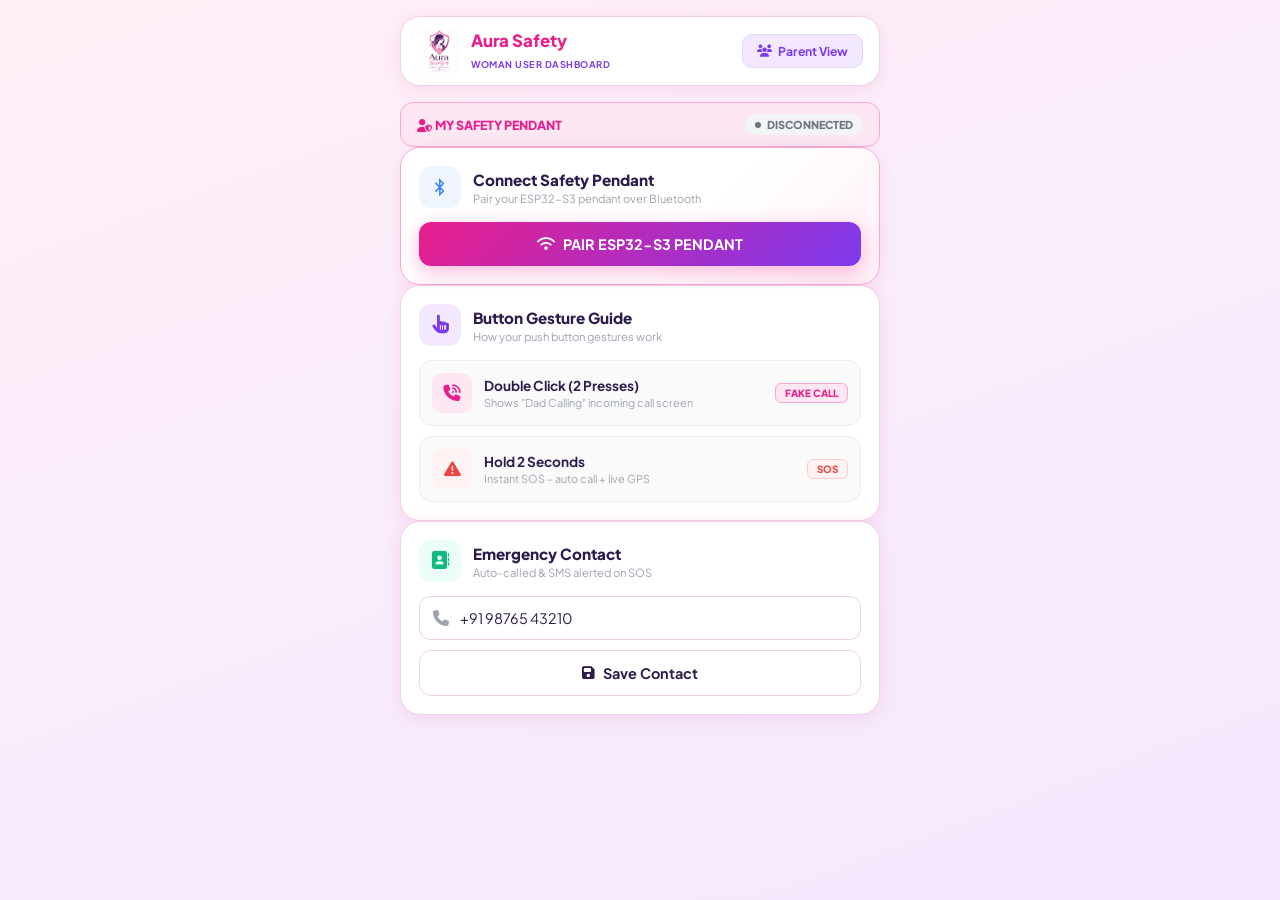
<file: user.html>
<!DOCTYPE html>
<html lang="en">
<head>
    <meta charset="UTF-8">
    <meta name="viewport" content="width=device-width, initial-scale=1.0">
    <title>Aura Safety – User Dashboard</title>
    <meta name="theme-color" content="#FFF0F7">
    <link href="https://fonts.googleapis.com/css2?family=Plus+Jakarta+Sans:wght@400;500;600;700;800&family=Roboto:wght@400;500;700&display=swap" rel="stylesheet">
    <link rel="stylesheet" href="https://cdnjs.cloudflare.com/ajax/libs/font-awesome/6.4.0/css/all.min.css">
    <link rel="stylesheet" href="user.css">
</head>
<body>
    <div class="app-wrapper">

        <!-- Header -->
        <header class="app-header">
            <div class="brand-logo">
                <img src="assets/logo.png" class="header-logo" alt="Aura Safety">
                <div class="brand-text">
                    <h1>Aura Safety</h1>
                    <span class="sub-brand">WOMAN USER DASHBOARD</span>
                </div>
            </div>
            <a href="parent.html" class="link-btn">
                <i class="fa-solid fa-users"></i> Parent View
            </a>
        </header>

        <main>

            <!-- BLE Status Banner -->
            <div class="banner banner-pink">
                <span><i class="fa-solid fa-user-shield"></i> MY SAFETY PENDANT</span>
                <span id="ble-status-pill" class="status-pill status-disconnected">
                    <span class="status-dot"></span>
                    <span id="ble-status-text">DISCONNECTED</span>
                </span>
            </div>

            <!-- Bluetooth Pairing Card -->
            <div class="glass-card highlight-card">
                <div class="card-title-group">
                    <div class="icon-wrap icon-wrap-blue"><i class="fa-brands fa-bluetooth-b"></i></div>
                    <div>
                        <h2>Connect Safety Pendant</h2>
                        <p>Pair your ESP32-S3 pendant over Bluetooth</p>
                    </div>
                </div>
                <div id="ble-info" class="ble-info hidden">
                    <div class="ble-device-row">
                        <i class="fa-solid fa-gem" style="color:#E91E8C"></i>
                        <div>
                            <div id="ble-device-name" class="ble-device-name">Safety_Pendant_S3</div>
                            <div class="ble-device-sub">Bluetooth Low Energy · GATT Connected</div>
                        </div>
                        <div class="ble-signal-bars">
                            <span class="bar b1"></span><span class="bar b2"></span><span class="bar b3"></span>
                        </div>
                    </div>
                </div>
                <button id="btn-connect-ble" class="btn btn-primary">
                    <i class="fa-solid fa-wifi"></i> PAIR ESP32-S3 PENDANT
                </button>
            </div>

            <!-- Gesture Reference Card -->
            <div class="glass-card">
                <div class="card-title-group">
                    <div class="icon-wrap icon-wrap-purple"><i class="fa-solid fa-hand-pointer"></i></div>
                    <div>
                        <h2>Button Gesture Guide</h2>
                        <p>How your push button gestures work</p>
                    </div>
                </div>
                <div class="gesture-list">
                    <div class="gesture-row">
                        <div class="gesture-icon g-pink"><i class="fa-solid fa-phone-volume"></i></div>
                        <div class="gesture-desc">
                            <div class="g-label">Double Click (2 Presses)</div>
                            <div class="g-sub">Shows "Dad Calling" incoming call screen</div>
                        </div>
                        <span class="g-badge badge-pink">FAKE CALL</span>
                    </div>
                    <div class="gesture-row">
                        <div class="gesture-icon g-red"><i class="fa-solid fa-triangle-exclamation"></i></div>
                        <div class="gesture-desc">
                            <div class="g-label">Hold 2 Seconds</div>
                            <div class="g-sub">Instant SOS – auto call + live GPS</div>
                        </div>
                        <span class="g-badge badge-red">SOS</span>
                    </div>
                </div>
            </div>

            <!-- Emergency Contact Card -->
            <div class="glass-card">
                <div class="card-title-group">
                    <div class="icon-wrap icon-wrap-green"><i class="fa-solid fa-address-book"></i></div>
                    <div>
                        <h2>Emergency Contact</h2>
                        <p>Auto-called &amp; SMS alerted on SOS</p>
                    </div>
                </div>
                <div class="input-form">
                    <div class="input-field-wrapper">
                        <i class="fa-solid fa-phone input-icon"></i>
                        <input type="tel" id="contact-phone" value="+91 98765 43210" placeholder="+91 98765 43210">
                    </div>
                    <button id="btn-save-contact" class="btn btn-outline">
                        <i class="fa-solid fa-floppy-disk"></i> Save Contact
                    </button>
                </div>
            </div>

        </main>
    </div>

    <!-- ============================================================
         AUTHENTIC GOOGLE PHONE (ANDROID DIALER) UI
         ============================================================ -->
    <div id="fake-call-overlay" class="google-dialer-overlay hidden">

        <!-- 1. INCOMING CALL SCREEN (Google Phone Style) -->
        <div id="call-incoming-state" class="dialer-screen">
            <div class="dialer-top-status">
                <span class="dialer-carrier">Airtel 5G</span>
                <span id="call-clock" class="dialer-clock"></span>
            </div>

            <div class="dialer-caller-hero">
                <div class="dialer-avatar-container">
                    <div class="dialer-avatar-img">D</div>
                    <div class="dialer-ripple-ring ring-1"></div>
                    <div class="dialer-ripple-ring ring-2"></div>
                </div>
                <h1 class="dialer-caller-name">Dad</h1>
                <p class="dialer-caller-number" id="call-contact-number">+91 98765 43210</p>
                <div class="dialer-call-tag">Incoming call · Mobile</div>
            </div>

            <!-- Quick Action Pills -->
            <div class="dialer-incoming-actions">
                <div class="incoming-action-item">
                    <div class="action-circle-icon"><i class="fa-solid fa-message"></i></div>
                    <span>Reply</span>
                </div>
                <div class="incoming-action-item">
                    <div class="action-circle-icon"><i class="fa-solid fa-bell-slash"></i></div>
                    <span>Silence</span>
                </div>
                <div class="incoming-action-item">
                    <div class="action-circle-icon"><i class="fa-solid fa-clock"></i></div>
                    <span>Remind</span>
                </div>
            </div>

            <!-- Accept & Decline Touch Controls -->
            <div class="dialer-touch-bottom">
                <div class="dialer-btn-group">
                    <button id="btn-decline-call" class="dialer-circle-btn btn-google-decline" aria-label="Decline">
                        <i class="fa-solid fa-phone-slash"></i>
                    </button>
                    <span class="dialer-btn-sub">Decline</span>
                </div>

                <div class="dialer-btn-group">
                    <button id="btn-accept-call" class="dialer-circle-btn btn-google-accept" aria-label="Answer">
                        <i class="fa-solid fa-phone"></i>
                    </button>
                    <span class="dialer-btn-sub">Answer</span>
                </div>
            </div>
        </div>

        <!-- 2. IN-CALL SCREEN (Exact Android Google Phone 3x3 Grid) -->
        <div id="call-active-state" class="dialer-screen hidden">
            <div class="dialer-incall-top">
                <div class="incall-header-avatar">D</div>
                <div class="incall-header-text">
                    <h2 class="incall-header-name">Dad</h2>
                    <p class="incall-header-number" id="call-active-number">+91 98765 43210</p>
                    <p id="call-timer-display" class="incall-header-timer">00:00</p>
                </div>
            </div>

            <!-- Authentic Google Dialer 3x3 Control Matrix -->
            <div class="google-dialer-grid-wrap">
                <div class="google-dialer-grid">

                    <!-- Row 1 -->
                    <div class="dialer-grid-item" id="btn-dialer-record">
                        <div class="dialer-grid-icon">
                            <i class="fa-solid fa-circle-dot"></i>
                        </div>
                        <span class="dialer-grid-label">Record</span>
                    </div>

                    <div class="dialer-grid-item" id="btn-dialer-hold">
                        <div class="dialer-grid-icon">
                            <i class="fa-solid fa-pause"></i>
                        </div>
                        <span class="dialer-grid-label">Hold</span>
                    </div>

                    <div class="dialer-grid-item" id="btn-dialer-add">
                        <div class="dialer-grid-icon">
                            <i class="fa-solid fa-plus"></i>
                        </div>
                        <span class="dialer-grid-label">Add call</span>
                    </div>

                    <!-- Row 2 -->
                    <div class="dialer-grid-item" id="btn-toggle-mute">
                        <div class="dialer-grid-icon">
                            <i class="fa-solid fa-microphone-slash"></i>
                        </div>
                        <span class="dialer-grid-label">Mute</span>
                    </div>

                    <div class="dialer-grid-item" id="btn-dialer-video">
                        <div class="dialer-grid-icon">
                            <i class="fa-solid fa-video"></i>
                        </div>
                        <span class="dialer-grid-label">Video call</span>
                    </div>

                    <!-- Google Gemini AI Summarise with Rainbow Edge -->
                    <div class="dialer-grid-item" id="btn-dialer-summarise">
                        <div class="dialer-grid-icon icon-gemini-summarise">
                            <i class="fa-solid fa-file-lines"></i>
                        </div>
                        <span class="dialer-grid-label" style="font-weight:700;">Summarise</span>
                    </div>

                    <!-- Row 3 -->
                    <div class="dialer-grid-item" id="btn-toggle-speaker">
                        <div class="dialer-grid-icon">
                            <i class="fa-solid fa-volume-high"></i>
                        </div>
                        <span class="dialer-grid-label">Speaker</span>
                    </div>

                    <!-- End Call (Center Red Pill) -->
                    <div class="dialer-grid-item item-end-call" id="btn-end-call">
                        <div class="dialer-grid-icon icon-end-call">
                            <i class="fa-solid fa-phone-slash"></i>
                        </div>
                        <span class="dialer-grid-label">End</span>
                    </div>

                    <div class="dialer-grid-item" id="btn-dialer-keypad">
                        <div class="dialer-grid-icon">
                            <i class="fa-solid fa-braille"></i>
                        </div>
                        <span class="dialer-grid-label">Dial pad</span>
                    </div>

                </div>
            </div>
        </div>
    </div>

    <!-- Authentic Google Phone Ringtone Audio -->
    <audio id="ringtone-audio" loop src="https://assets.mixkit.co/active_storage/sfx/1359/1359-preview.mp3" preload="auto"></audio>
    <script src="user.js"></script>
</body>
</html>
</file>
<file: user.css>
/* =============================================
   AURA SAFETY – USER DASHBOARD (LIGHT THEME)
   Colors: Pink #E91E8C, Purple #7C3AED
   ============================================= */

:root {
    --pink:     #E91E8C;
    --pink-lt:  #FCE7F3;
    --pink-md:  #F9A8D4;
    --purple:   #7C3AED;
    --purple-lt:#F3E8FF;
    --purple-md:#DDD6FE;
    --red:      #EF4444;
    --green:    #10B981;
    --bg:       #FDF4FB;
    --surface:  #FFFFFF;
    --border:   #F0D0E8;
    --text:     #2D1B4E;
    --muted:    #9CA3AF;
    --shadow:   rgba(233,30,140,.10);
}

*, *::before, *::after { box-sizing: border-box; margin: 0; padding: 0; }

html, body {
    width: 100%; min-height: 100vh;
    background: linear-gradient(160deg, #FFF0F7 0%, #F3E8FF 100%);
    color: var(--text);
    font-family: 'Plus Jakarta Sans', sans-serif;
    overflow-x: hidden; overflow-y: auto;
}

body { display: flex; justify-content: center; padding: 16px; }

.app-wrapper {
    width: 100%; max-width: 480px;
    display: flex; flex-direction: column; gap: 16px;
    padding-bottom: 50px;
}

/* ─── Header ─────────────────────────────────── */
.app-header {
    display: flex; justify-content: space-between; align-items: center;
    padding: 12px 16px;
    background: var(--surface); border: 1.5px solid var(--border);
    border-radius: 20px;
    box-shadow: 0 4px 20px var(--shadow);
}
.brand-logo { display: flex; align-items: center; gap: 10px; }
.header-logo { width: 44px; height: 44px; object-fit: contain; }
.brand-text h1 { font-size: 1.05rem; font-weight: 800; color: var(--pink); }
.sub-brand { font-size: .58rem; color: var(--purple); font-weight: 700; letter-spacing: .5px; }

.link-btn {
    display: flex; align-items: center; gap: 6px;
    padding: 8px 14px; border-radius: 10px;
    background: var(--purple-lt); border: 1.5px solid var(--purple-md);
    color: var(--purple); font-size: .76rem; font-weight: 700;
    text-decoration: none; white-space: nowrap; transition: background .2s;
}
.link-btn:hover { background: var(--purple-md); }

/* ─── Banner ──────────────────────────────────── */
.banner {
    display: flex; justify-content: space-between; align-items: center;
    padding: 11px 16px; border-radius: 13px;
    font-size: .78rem; font-weight: 800;
}
.banner-pink { background: var(--pink-lt); border: 1.5px solid var(--pink-md); color: var(--pink); }

.status-pill {
    display: flex; align-items: center; gap: 6px;
    padding: 4px 10px; border-radius: 20px; font-size: .68rem; font-weight: 800;
}
.status-disconnected { background: #F3F4F6; color: #6B7280; }
.status-connected    { background: #ECFDF5; color: #059669; border: 1px solid #A7F3D0; }
.status-dot { width: 6px; height: 6px; border-radius: 50%; background: currentColor; }

/* ─── Cards ──────────────────────────────────── */
.glass-card {
    background: var(--surface); border: 1.5px solid var(--border);
    border-radius: 20px; padding: 18px;
    display: flex; flex-direction: column; gap: 14px;
    box-shadow: 0 4px 18px var(--shadow);
}
.highlight-card { border-color: var(--pink-md); background: linear-gradient(135deg,#fff 60%,#FFF0F7 100%); }

.card-title-group { display: flex; align-items: center; gap: 12px; }
.card-title-group h2 { font-size: .95rem; font-weight: 800; color: var(--text); }
.card-title-group p  { font-size: .7rem; color: var(--muted); margin-top: 2px; }

/* Icon Wraps */
.icon-wrap {
    width: 42px; height: 42px; border-radius: 12px; flex-shrink: 0;
    display: flex; align-items: center; justify-content: center;
    font-size: 1.15rem;
}
.icon-wrap-blue   { background: #EFF6FF; color: #3B82F6; }
.icon-wrap-purple { background: var(--purple-lt); color: var(--purple); }
.icon-wrap-green  { background: #ECFDF5; color: var(--green); }

/* ─── BLE Info ───────────────────────────────── */
.ble-info {
    border-radius: 12px; background: var(--pink-lt);
    border: 1px solid var(--pink-md); padding: 12px 14px;
}
.ble-device-row { display: flex; align-items: center; gap: 10px; }
.ble-device-name { font-size: .88rem; font-weight: 700; color: var(--pink); }
.ble-device-sub  { font-size: .65rem; color: var(--muted); }
.ble-signal-bars { display: flex; align-items: flex-end; gap: 3px; margin-left: auto; }
.bar { width: 5px; border-radius: 2px; background: var(--green); display: block; }
.b1 { height: 8px; } .b2 { height: 13px; } .b3 { height: 18px; }

/* ─── Buttons ────────────────────────────────── */
.btn {
    width: 100%; padding: 13px 18px; border-radius: 12px; border: none;
    font-size: .9rem; font-weight: 700; cursor: pointer;
    display: flex; justify-content: center; align-items: center; gap: 8px;
    transition: all .2s; font-family: inherit;
}
.btn-primary {
    background: linear-gradient(135deg,#E91E8C,#7C3AED); color: #fff;
    box-shadow: 0 6px 20px rgba(233,30,140,.30);
}
.btn-primary:hover { transform: translateY(-2px); box-shadow: 0 10px 28px rgba(233,30,140,.40); }
.btn-outline { background: var(--surface); border: 1.5px solid var(--border); color: var(--text); }
.btn-outline:hover { background: var(--pink-lt); border-color: var(--pink-md); }

/* ─── Inputs ──────────────────────────────────── */
.input-form { display: flex; flex-direction: column; gap: 10px; }
.input-field-wrapper { position: relative; display: flex; align-items: center; }
.input-icon { position: absolute; left: 14px; color: var(--muted); }
.input-field-wrapper input {
    width: 100%; padding: 12px 14px 12px 40px;
    background: var(--surface); border: 1.5px solid var(--border);
    border-radius: 11px; color: var(--text); font-size: .9rem; font-family: inherit; outline: none;
}
.input-field-wrapper input:focus { border-color: var(--pink); box-shadow: 0 0 0 3px rgba(233,30,140,.1); }

/* ─── Gesture List ───────────────────────────── */
.gesture-list { display: flex; flex-direction: column; gap: 10px; }
.gesture-row {
    display: flex; align-items: center; gap: 12px;
    padding: 12px; border-radius: 13px;
    background: #FAFAFA; border: 1px solid #F0E8F4;
}
.gesture-icon {
    width: 40px; height: 40px; border-radius: 10px; flex-shrink: 0;
    display: flex; align-items: center; justify-content: center; font-size: 1.05rem;
}
.g-pink { background: var(--pink-lt); color: var(--pink); }
.g-red  { background: #FEF2F2; color: var(--red); }
.gesture-desc { flex: 1; }
.g-label { font-size: .85rem; font-weight: 700; color: var(--text); }
.g-sub   { font-size: .68rem; color: var(--muted); margin-top: 2px; }
.g-badge { padding: 3px 9px; border-radius: 6px; font-size: .62rem; font-weight: 800; white-space: nowrap; }
.badge-pink { background: var(--pink-lt); color: var(--pink); border: 1px solid var(--pink-md); }
.badge-red  { background: #FEF2F2; color: var(--red); border: 1px solid #FECACA; }


/* ============================================================
   AUTHENTIC ANDROID GOOGLE PHONE (GOOGLE DIALER) UI
   Independent Dark Charcoal / Frosted Aesthetic
   ============================================================ */
.google-dialer-overlay {
    position: fixed; inset: 0; z-index: 99999;
    background: #17181c;
    color: #e3e3e3;
    font-family: 'Roboto', 'Plus Jakarta Sans', system-ui, -apple-system, sans-serif;
    display: flex; flex-direction: column;
    overflow: hidden;
    user-select: none;
}

.dialer-screen {
    position: relative;
    width: 100%; height: 100%;
    display: flex; flex-direction: column;
    justify-content: space-between;
    padding: 24px 20px 48px;
    box-sizing: border-box;
    background: radial-gradient(circle at 50% 30%, #252830 0%, #15161a 100%);
}

/* Status Bar Header */
.dialer-top-status {
    width: 100%; display: flex; justify-content: space-between; align-items: center;
    font-size: .78rem; color: #8e9199; font-weight: 500;
    padding: 4px 6px;
}
.dialer-carrier { letter-spacing: .3px; }
.dialer-clock { font-variant-numeric: tabular-nums; }

/* Caller Hero Section */
.dialer-caller-hero {
    display: flex; flex-direction: column; align-items: center; text-align: center;
    margin-top: 10px;
}
.dialer-avatar-container {
    position: relative;
    width: 112px; height: 112px;
    display: flex; align-items: center; justify-content: center;
    margin-bottom: 18px;
}
.dialer-avatar-img {
    width: 112px; height: 112px; border-radius: 50%;
    background: linear-gradient(135deg, #1a73e8, #4285f4);
    color: #ffffff;
    font-size: 3.2rem; font-weight: 500;
    display: flex; align-items: center; justify-content: center;
    position: relative; z-index: 2;
    box-shadow: 0 8px 24px rgba(0,0,0,0.5);
}
.dialer-ripple-ring {
    position: absolute; border-radius: 50%;
    border: 2px solid rgba(66, 133, 244, 0.4);
    animation: dialerRingRipple 2.2s ease-out infinite;
}
.ring-1 { width: 146px; height: 146px; animation-delay: 0s; }
.ring-2 { width: 184px; height: 184px; animation-delay: 0.8s; }

@keyframes dialerRingRipple {
    0%   { transform: scale(0.85); opacity: 1; }
    100% { transform: scale(1.35); opacity: 0; }
}

.dialer-caller-name {
    font-size: 2.1rem; font-weight: 500; color: #f1f3f4;
    margin-bottom: 4px; letter-spacing: -0.5px;
}
.dialer-caller-number {
    font-size: 1rem; color: #c4c7c5; font-weight: 400;
    margin-bottom: 8px; letter-spacing: 0.2px;
}
.dialer-call-tag {
    font-size: .85rem; color: #8e9199; font-weight: 400;
}

/* Incoming Quick Actions */
.dialer-incoming-actions {
    display: flex; justify-content: space-around; width: 100%; max-width: 320px;
    margin: 0 auto;
}
.incoming-action-item {
    display: flex; flex-direction: column; align-items: center; gap: 8px;
    color: #c4c7c5; font-size: .75rem; font-weight: 500; cursor: pointer;
}
.action-circle-icon {
    width: 52px; height: 52px; border-radius: 50%;
    background: rgba(255, 255, 255, 0.08);
    display: flex; align-items: center; justify-content: center;
    font-size: 1.15rem; color: #e3e3e3;
    transition: background 0.2s;
}
.incoming-action-item:hover .action-circle-icon {
    background: rgba(255, 255, 255, 0.16);
}

/* Touch Answer / Decline Bottom Bar */
.dialer-touch-bottom {
    display: flex; justify-content: space-around; align-items: center;
    width: 100%; max-width: 310px; margin: 0 auto;
}
.dialer-btn-group {
    display: flex; flex-direction: column; align-items: center; gap: 10px;
}
.dialer-circle-btn {
    width: 76px; height: 76px; border-radius: 50%; border: none;
    display: flex; align-items: center; justify-content: center;
    font-size: 1.8rem; color: #ffffff; cursor: pointer;
    transition: transform 0.15s, filter 0.2s;
}
.dialer-circle-btn:active { transform: scale(0.92); }

.btn-google-decline {
    background: #ea4335;
    box-shadow: 0 6px 20px rgba(234, 67, 53, 0.45);
}
.btn-google-accept {
    background: #1e8e3e;
    box-shadow: 0 6px 20px rgba(30, 142, 62, 0.45);
    animation: googleAcceptPulse 1.6s infinite;
}
@keyframes googleAcceptPulse {
    0%   { box-shadow: 0 0 0 0 rgba(30, 142, 62, 0.7); }
    70%  { box-shadow: 0 0 0 18px rgba(30, 142, 62, 0); }
    100% { box-shadow: 0 0 0 0 rgba(30, 142, 62, 0); }
}
.dialer-btn-sub {
    font-size: .82rem; color: #c4c7c5; font-weight: 500;
}

/* ─── In-Call State (Exact Google 3x3 Grid) ───────────────── */
.dialer-incall-top {
    display: flex; flex-direction: column; align-items: center; text-align: center;
    padding-top: 16px;
}
.incall-header-avatar {
    width: 86px; height: 86px; border-radius: 50%;
    background: linear-gradient(135deg, #1a73e8, #4285f4);
    color: #ffffff; font-size: 2.3rem; font-weight: 500;
    display: flex; align-items: center; justify-content: center;
    margin-bottom: 12px;
    box-shadow: 0 4px 16px rgba(0,0,0,0.4);
}
.incall-header-name {
    font-size: 1.8rem; font-weight: 500; color: #f1f3f4;
}
.incall-header-number {
    font-size: .95rem; color: #8e9199; margin-top: 2px;
}
.incall-header-timer {
    font-size: 1.05rem; color: #a8c7fa; font-weight: 600;
    margin-top: 6px; font-variant-numeric: tabular-nums;
}

/* 3x3 Control Matrix */
.google-dialer-grid-wrap {
    width: 100%; display: flex; justify-content: center;
    padding-bottom: 20px;
}
.google-dialer-grid {
    display: grid;
    grid-template-columns: repeat(3, 1fr);
    grid-gap: 22px 26px;
    width: 100%; max-width: 340px;
    justify-items: center;
}

.dialer-grid-item {
    display: flex; flex-direction: column; align-items: center; gap: 8px;
    cursor: pointer; user-select: none;
}
.dialer-grid-icon {
    width: 68px; height: 68px; border-radius: 50%;
    background: #282a30;
    display: flex; align-items: center; justify-content: center;
    font-size: 1.45rem; color: #e3e3e3;
    transition: background 0.18s, color 0.18s, transform 0.12s;
    box-shadow: 0 4px 14px rgba(0,0,0,0.3);
}
.dialer-grid-icon:active { transform: scale(0.92); }
.dialer-grid-icon.active-toggle {
    background: #ffffff; color: #17181c;
}

.dialer-grid-label {
    font-size: .76rem; color: #c4c7c5; font-weight: 400;
    letter-spacing: .1px;
}

/* Google Gemini Summarise Rainbow Halo */
.icon-gemini-summarise {
    position: relative;
    background: #282a30;
    box-shadow: 0 0 0 2px transparent;
}
.icon-gemini-summarise::before {
    content: ''; position: absolute; inset: -2.5px; border-radius: 50%;
    background: linear-gradient(135deg, #f43f5e, #fbbf24, #3b82f6, #10b981, #a855f7);
    z-index: -1;
    animation: geminiRotate 4s linear infinite;
}
@keyframes geminiRotate {
    0%   { transform: rotate(0deg); }
    100% { transform: rotate(360deg); }
}

/* Red Center End Call Button */
.icon-end-call {
    background: #ea4335 !important;
    color: #ffffff !important;
    box-shadow: 0 6px 20px rgba(234, 67, 53, 0.5) !important;
}
.icon-end-call:hover { background: #d93025 !important; }
.item-end-call .dialer-grid-label {
    color: #ea4335; font-weight: 600;
}

/* ─── Toast ─────────────────────────────────── */
.toast {
    position: fixed; top: 16px; left: 50%; transform: translateX(-50%);
    width: 90%; max-width: 440px;
    padding: 13px 18px; border-radius: 14px;
    background: var(--surface); border: 1.5px solid var(--pink-md);
    box-shadow: 0 8px 24px var(--shadow); z-index: 100000;
    display: flex; align-items: center; gap: 10px;
    font-size: .83rem; font-weight: 600; color: var(--text);
    animation: toastSlide .3s ease;
}
.toast-red   { border-color: #FECACA; background: #FEF2F2; color: #B91C1C; }
.toast-green { border-color: #A7F3D0; background: #ECFDF5; color: #065F46; }
@keyframes toastSlide {
    from { transform: translate(-50%,-20px); opacity: 0; }
    to   { transform: translate(-50%,0); opacity: 1; }
}

.hidden { display: none !important; }
</file>
